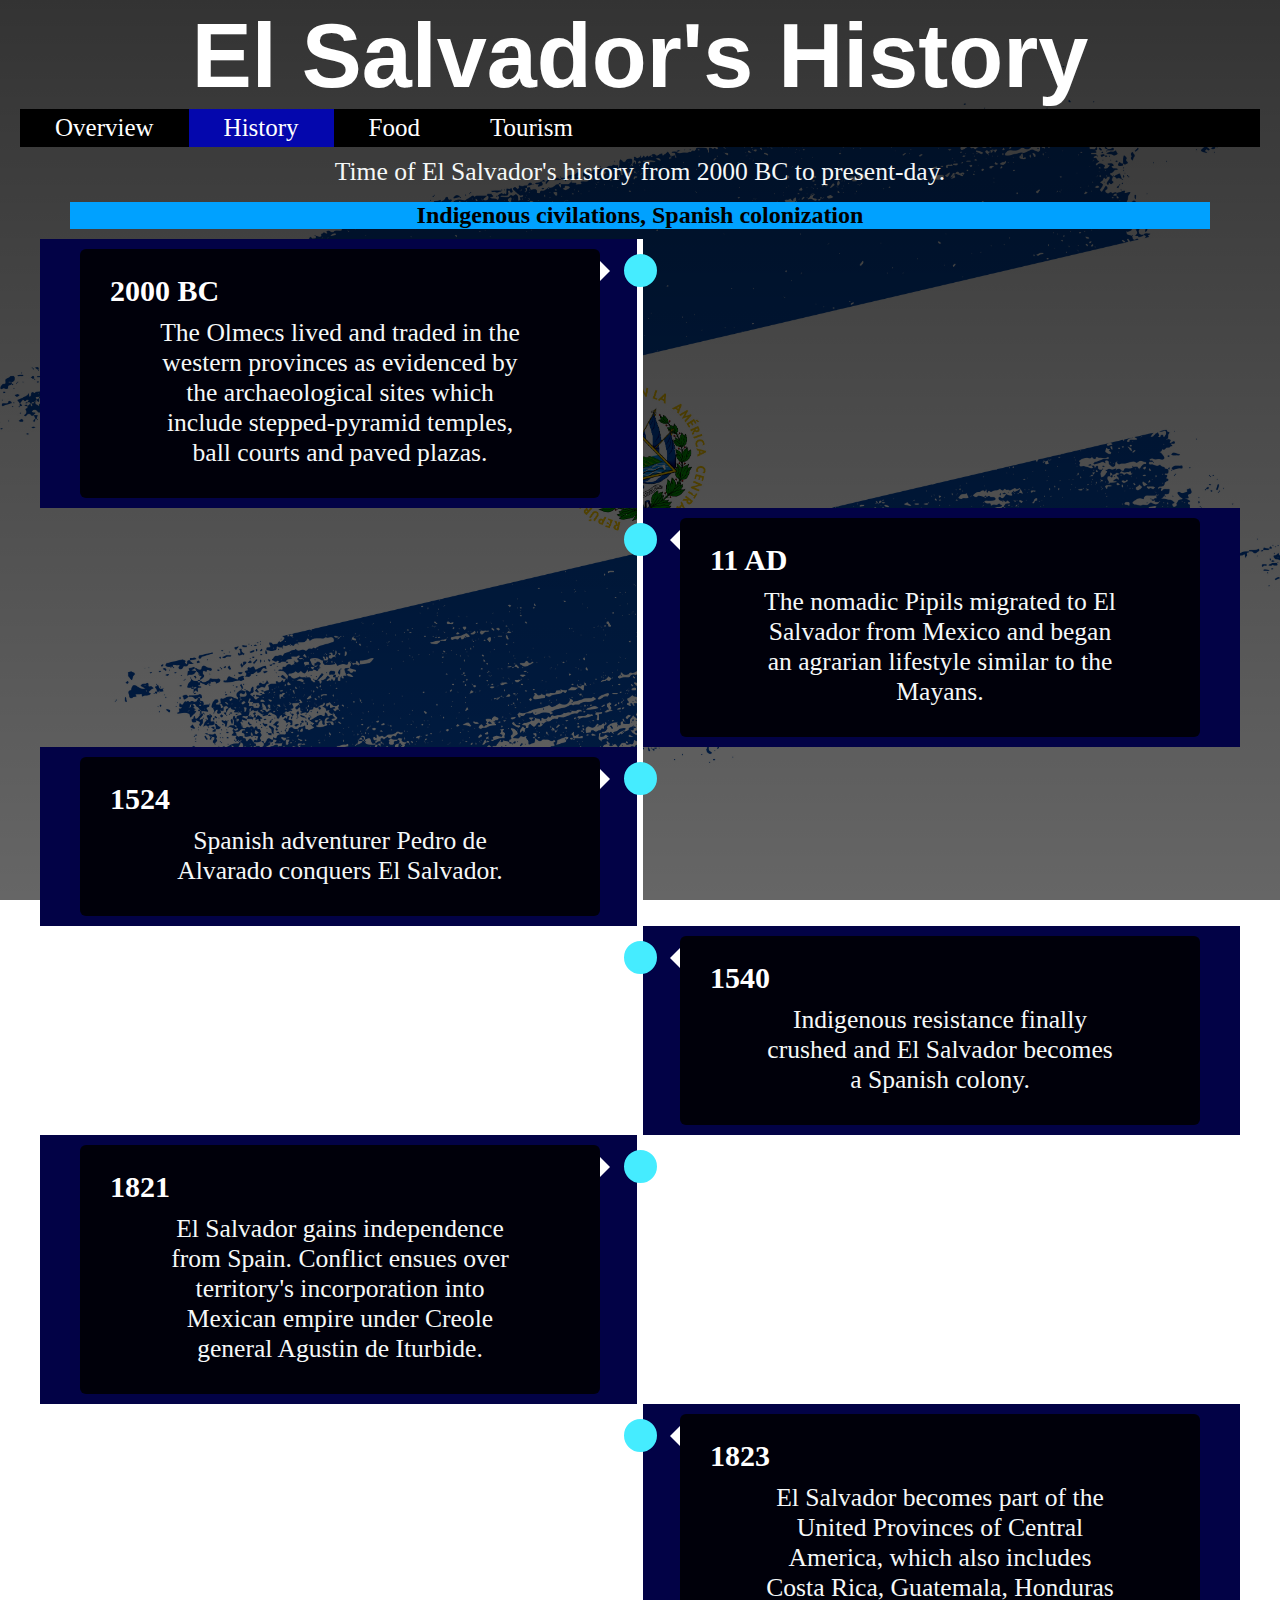
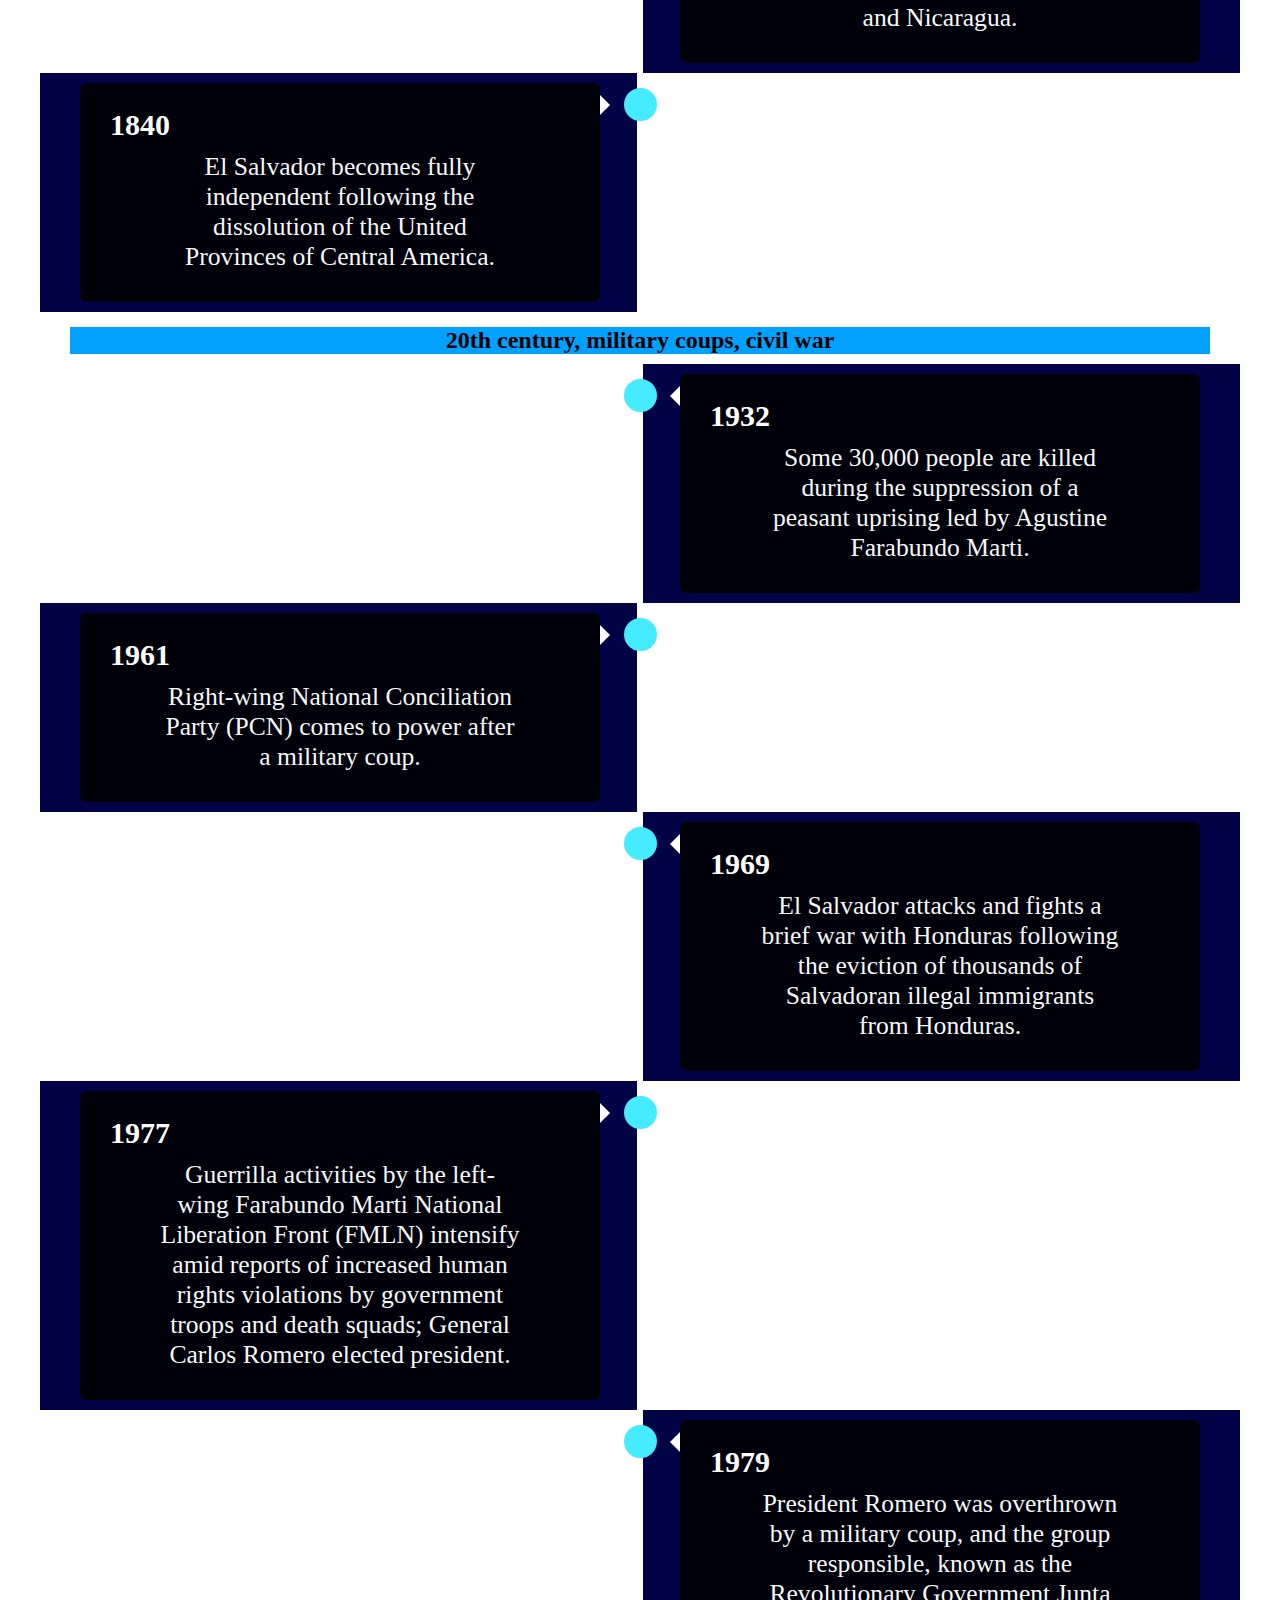
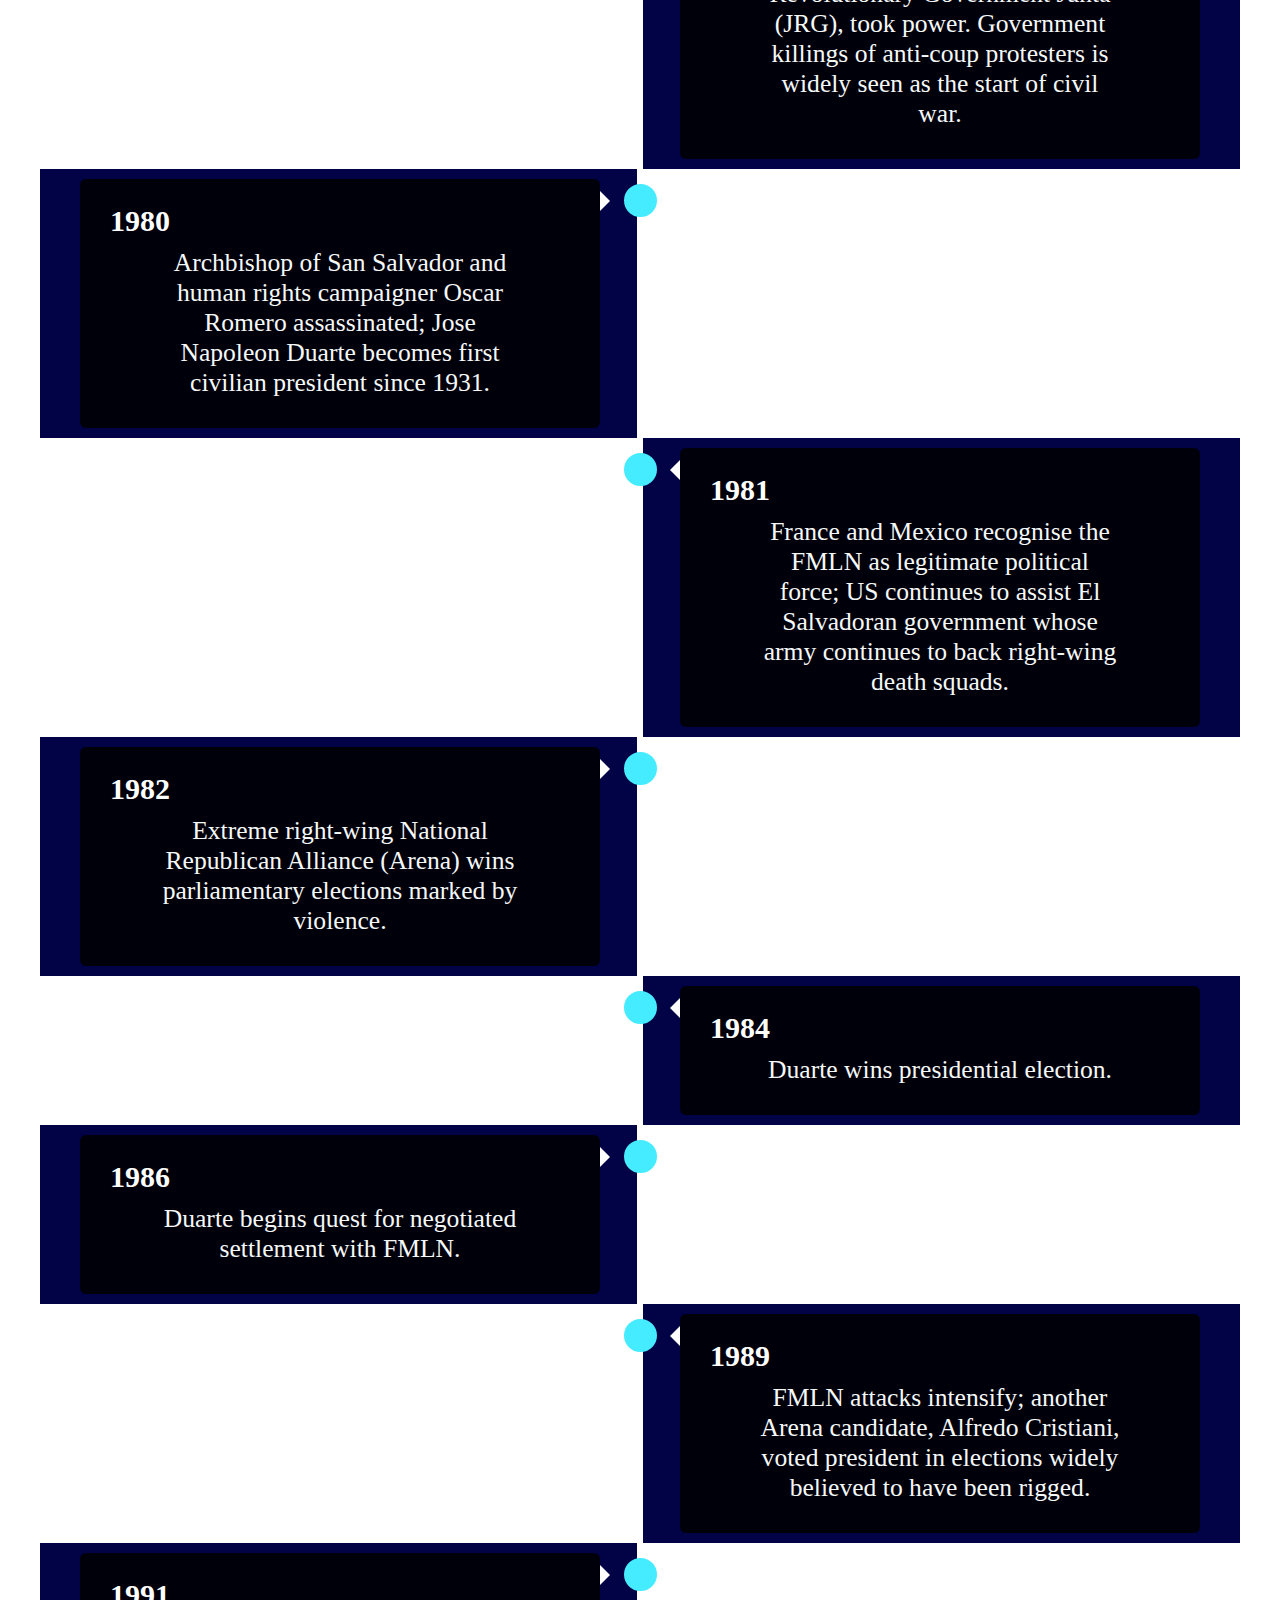
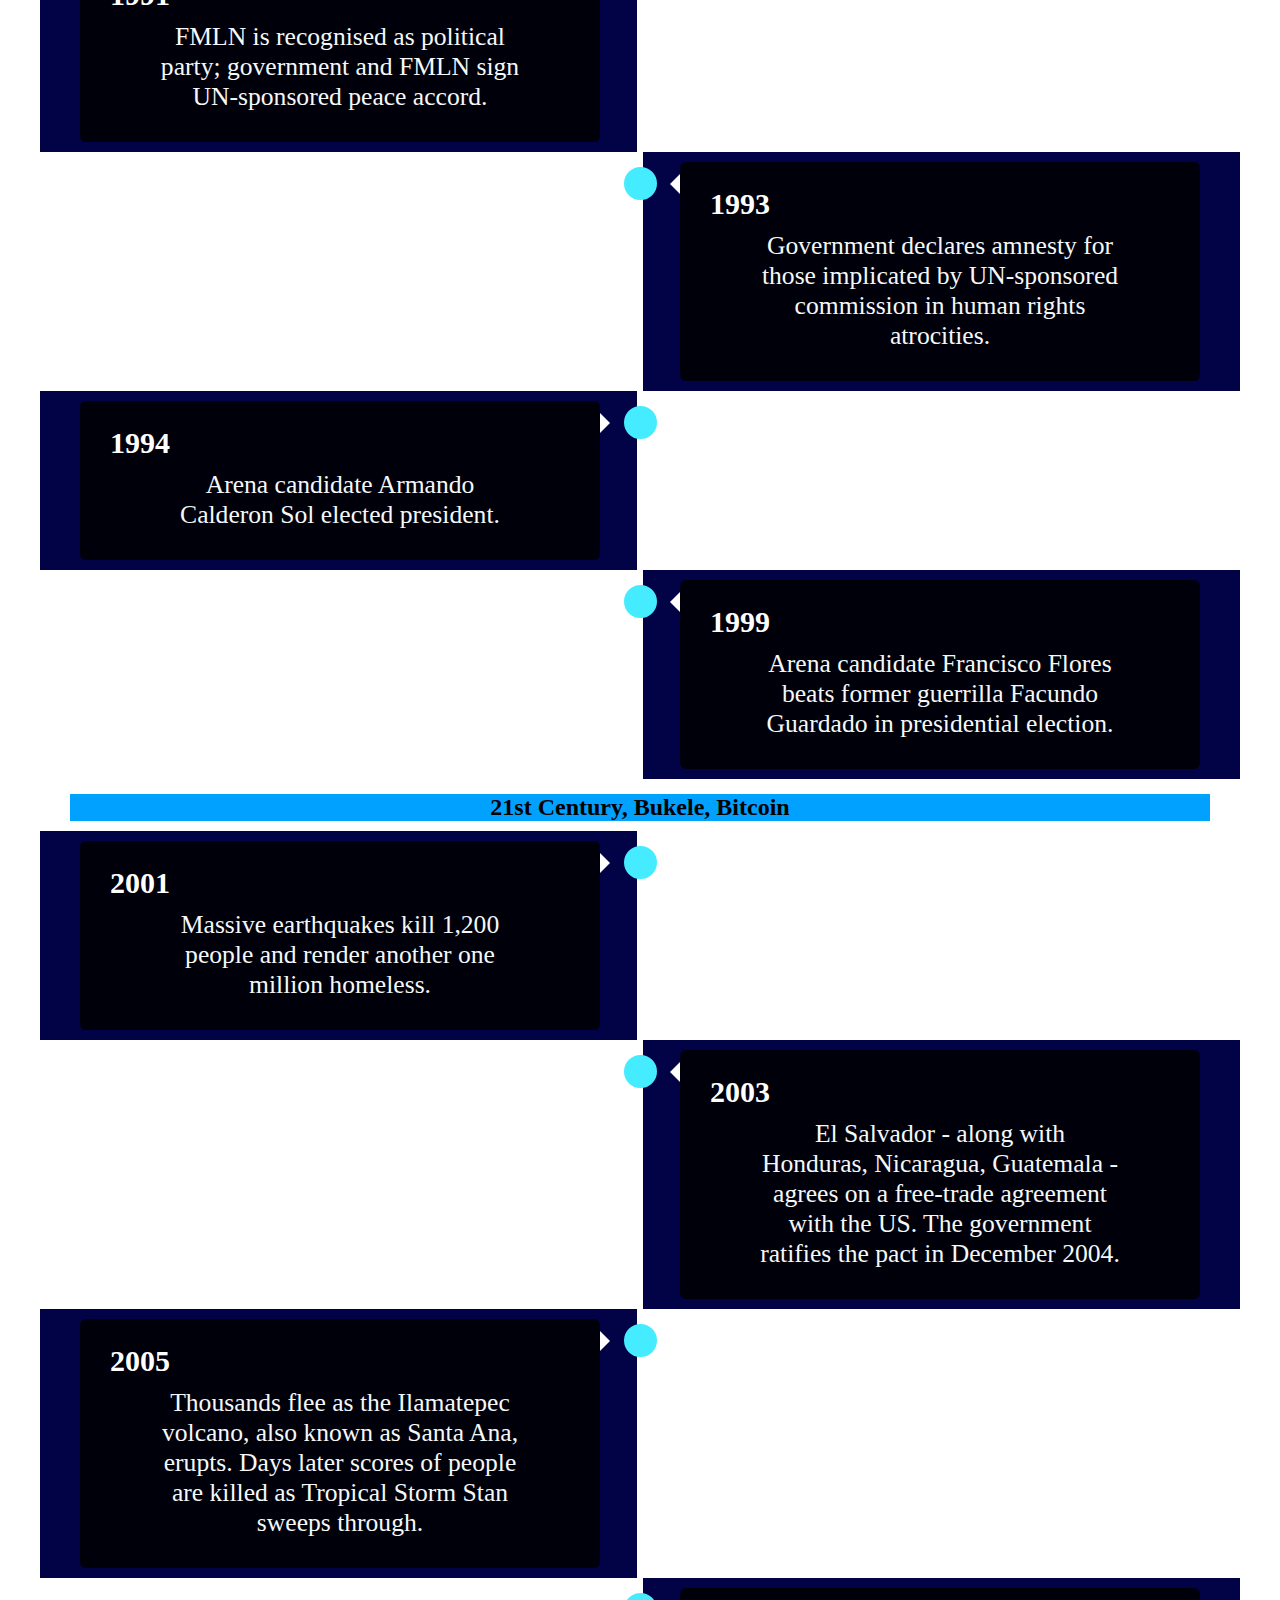
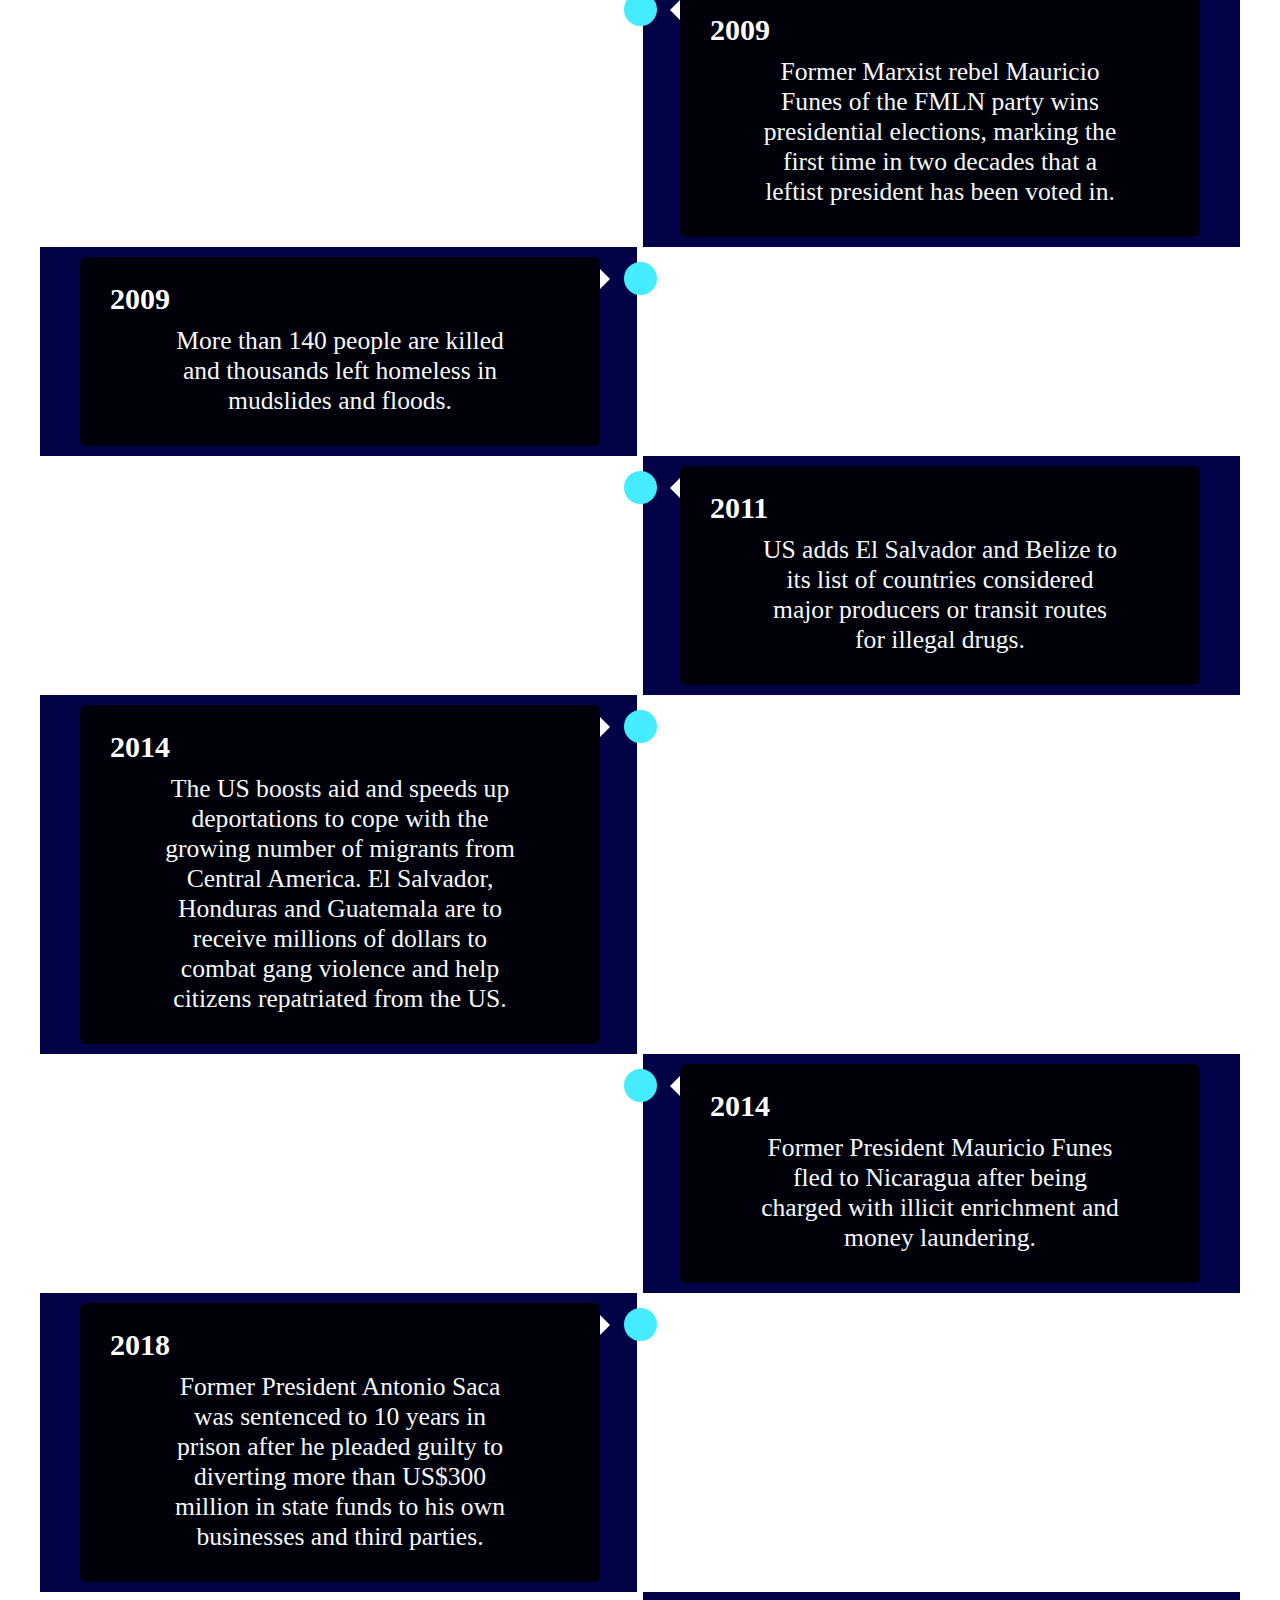
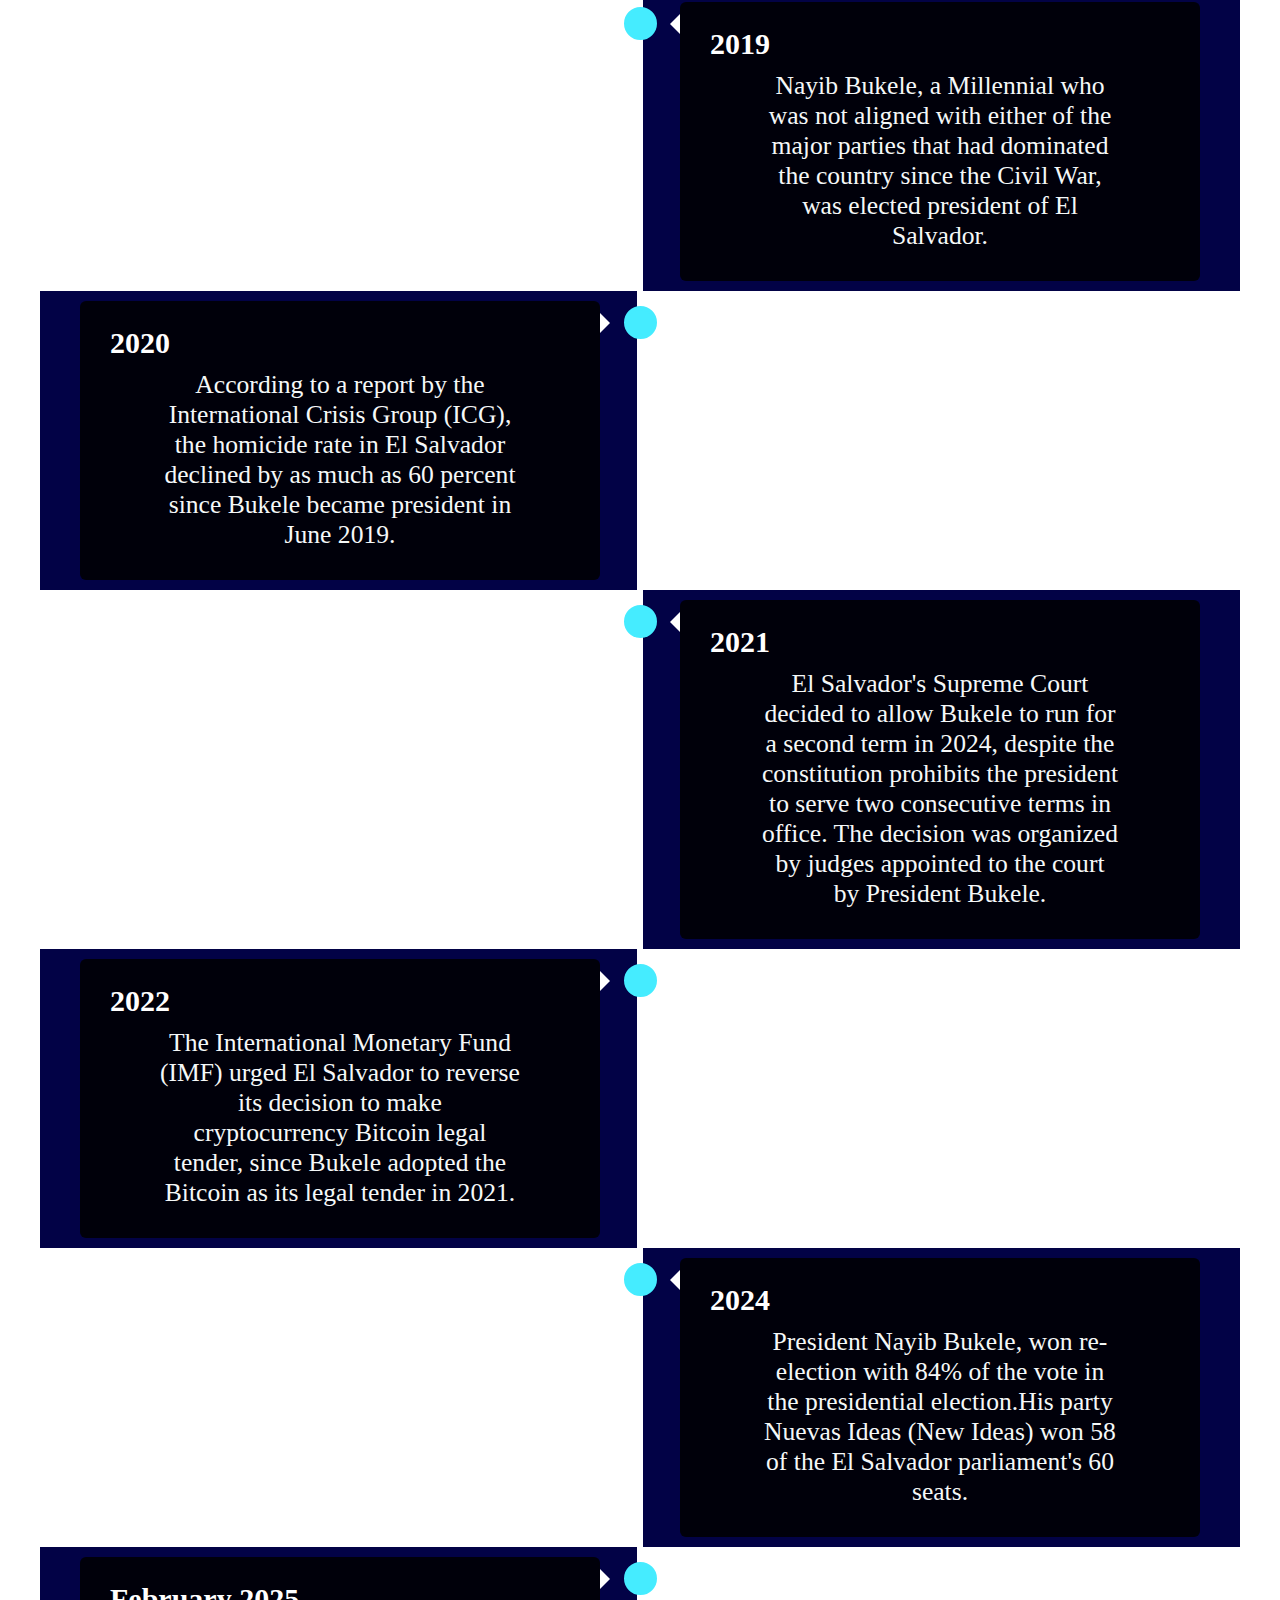
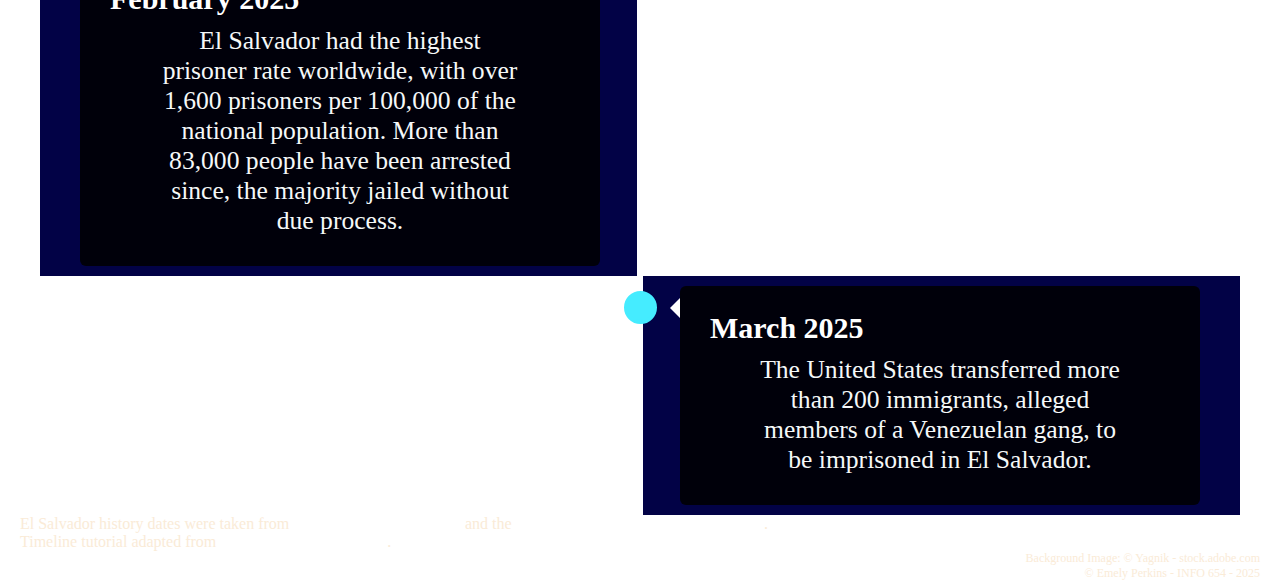
<file: ElSalvador_History.html>
<!DOCTYPE html>
<html lang="en">
	<head>
	 <meta charset="UTF-8">
	 <title>El Salvador's History</title>
	 <link rel="stylesheet" type="text/css" href="mystyles.css">
	</head>

	<body> 
		<h1> El Salvador's History</h1>
		
		<div class="topnav">
		<a href="index.html">Overview</a>
		<a class="active" href="ElSalvador_History.html">History</a>
  		<a href="ElSalvador_Food.html">Food</a>
  		<a href="ElSalvador_Tourism.html">Tourism</a>
		</div>
		
		<p>Time of El Salvador's history from 2000 BC to present-day.</p>
		
		<div>
		<p class="timelineheader"> Indigenous civilations, Spanish colonization</p>
		</div>

<div class="timeline">
  <div class="container left">
    <div class="content">
      <h2>2000 BC</h2>
      <p>The Olmecs lived and traded in the western provinces as evidenced by the archaeological sites which include stepped-pyramid temples, ball courts and paved plazas.</p>
    </div>
  </div>
  <div class="container right">
    <div class="content">
      <h2>11 AD</h2>
      <p>The nomadic Pipils migrated to El Salvador from Mexico and began an agrarian lifestyle similar to the Mayans.</p>
    </div>
  </div>
  <div class="container left">
    <div class="content">
      <h2>1524</h2>
      <p>Spanish adventurer Pedro de Alvarado conquers El Salvador.</p>
    </div>
  </div>
  <div class="container right">
    <div class="content">
      <h2>1540</h2>
      <p>Indigenous resistance finally crushed and El Salvador becomes a Spanish colony.</p>
    </div>
  </div>
  <div class="container left">
    <div class="content">
      <h2>1821</h2>
      <p>El Salvador gains independence from Spain. Conflict ensues over territory's incorporation into Mexican empire under Creole general Agustin de Iturbide.</p>
    </div>
  </div>
  <div class="container right">
    <div class="content">
      <h2>1823</h2>
      <p>El Salvador becomes part of the United Provinces of Central America, which also includes Costa Rica, Guatemala, Honduras and Nicaragua.</p>
    </div>
  </div>
   <div class="container left">
    <div class="content">
      <h2>1840</h2>
      <p>El Salvador becomes fully independent following the dissolution of the United Provinces of Central America.</p>
    </div>
  </div>
		</div>
		
		<p class="timelineheader">20th century, military coups, civil war</p>
		
	<div class="timeline">	
  <div class="container right">
    <div class="content">
      <h2>1932</h2>
     <p>Some 30,000 people are killed during the suppression of a peasant uprising led by Agustine Farabundo Marti.</p>
    </div>
  </div>
   <div class="container left">
    <div class="content">
      <h2>1961</h2>
      <p>Right-wing National Conciliation Party (PCN) comes to power after a military coup.</p>
    </div>
  </div>
  <div class="container right">
    <div class="content">
      <h2>1969</h2>
      <p>El Salvador attacks and fights a brief war with Honduras following the eviction of thousands of Salvadoran illegal immigrants from Honduras.</p>
    </div>
  </div>
   <div class="container left">
    <div class="content">
      <h2>1977</h2>
      <p>Guerrilla activities by the left-wing Farabundo Marti National Liberation Front (FMLN) intensify amid reports of increased human rights violations by government troops and death squads; General Carlos Romero elected president.</p>
    </div>
  </div>
  <div class="container right">
    <div class="content">
      <h2>1979</h2>
      <p>President Romero was overthrown by a military coup, and the group responsible, known as the Revolutionary Government Junta (JRG), took power. Government killings of anti-coup protesters is widely seen as the start of civil war. </p>
    </div>
  </div>
   <div class="container left">
    <div class="content">
      <h2>1980</h2>
      <p>Archbishop of San Salvador and human rights campaigner Oscar Romero assassinated; Jose Napoleon Duarte becomes first civilian president since 1931.</p>
    </div>
  </div>
  <div class="container right">
    <div class="content">
      <h2>1981</h2>
      <p>France and Mexico recognise the FMLN as legitimate political force; US continues to assist El Salvadoran government whose army continues to back right-wing death squads.</p>
    </div>
  </div>
   <div class="container left">
    <div class="content">
      <h2>1982</h2>
      <p>Extreme right-wing National Republican Alliance (Arena) wins parliamentary elections marked by violence.</p>
    </div>
  </div>
  <div class="container right">
    <div class="content">
      <h2>1984</h2>
      <p>Duarte wins presidential election.</p> </div>
  </div>
   <div class="container left">
    <div class="content">
      <h2>1986</h2>
      <p>Duarte begins quest for negotiated settlement with FMLN.</p>
    </div>
  </div>
  <div class="container right">
    <div class="content">
      <h2>1989</h2>
      <p>FMLN attacks intensify; another Arena candidate, Alfredo Cristiani, voted president in elections widely believed to have been rigged.</p>
    </div>
  </div>
  <div class="container left">
    <div class="content">
      <h2>1991</h2>
      <p>FMLN is recognised as political party; government and FMLN sign UN-sponsored peace accord.</p>
    </div>
  </div>
  <div class="container right">
    <div class="content">
      <h2>1993</h2>
      <p>Government declares amnesty for those implicated by UN-sponsored commission in human rights atrocities.</p>
    </div>
  </div>
  <div class="container left">
    <div class="content">
      <h2>1994</h2>
      <p>Arena candidate Armando Calderon Sol elected president.</p>
    </div>
  </div>
  <div class="container right">
    <div class="content">
      <h2>1999</h2>
      <p>Arena candidate Francisco Flores beats former guerrilla Facundo Guardado in presidential election.</p>
    </div>
  </div>
		</div>
		
	<p class="timelineheader"> 21st Century, Bukele, Bitcoin </p>	
		
		<div class="timeline">
   <div class="container left">
    <div class="content">
      <h2>2001</h2>
      <p>Massive earthquakes kill 1,200 people and render another one million homeless.</p>
    </div>
  </div>
  <div class="container right">
    <div class="content">
      <h2>2003</h2>
      <p>El Salvador - along with Honduras, Nicaragua, Guatemala - agrees on a free-trade agreement with the US. The government ratifies the pact in December 2004.</p>
    </div>
  </div>
  <div class="container left">
    <div class="content">
      <h2>2005</h2>
      <p>Thousands flee as the Ilamatepec volcano, also known as Santa Ana, erupts. Days later scores of people are killed as Tropical Storm Stan sweeps through.</p>
    </div>
  </div>
  <div class="container right">
    <div class="content">
      <h2>2009</h2>
      <p>Former Marxist rebel Mauricio Funes of the FMLN party wins presidential elections, marking the first time in two decades that a leftist president has been voted in.</p>
    </div>
  </div>
  <div class="container left">
    <div class="content">
      <h2>2009</h2>
      <p>More than 140 people are killed and thousands left homeless in mudslides and floods.</p>
    </div>
  </div>
  <div class="container right">
    <div class="content">
      <h2>2011</h2>
      <p>US adds El Salvador and Belize to its list of countries considered major producers or transit routes for illegal drugs.</p>
    </div>
  </div>
   <div class="container left">
    <div class="content">
      <h2>2014</h2>
      <p>The US boosts aid and speeds up deportations to cope with the growing number of migrants from Central America. El Salvador, Honduras and Guatemala are to receive millions of dollars to combat gang violence and help citizens repatriated from the US.</p>
    </div>
  </div>
  <div class="container right">
    <div class="content">
      <h2>2014</h2>
      <p>Former President Mauricio Funes fled to Nicaragua after being charged with illicit enrichment and money laundering.</p>
    </div>
  </div>
   <div class="container left">
    <div class="content">
      <h2>2018</h2>
      <p>Former President Antonio Saca was sentenced to 10 years in prison after he pleaded guilty to diverting more than US$300 million in state funds to his own businesses and third parties.</p>
    </div>
  </div>
  <div class="container right">
    <div class="content">
      <h2>2019</h2>
      <p>Nayib Bukele, a Millennial who was not aligned with either of the major parties that had dominated the country since the Civil War, was elected president of El Salvador.</p>
    </div>
  </div>
   <div class="container left">
    <div class="content">
      <h2>2020</h2>
      <p>According to a report by the International Crisis Group (ICG), the homicide rate in El Salvador declined by as much as 60 percent since Bukele became president in June 2019.</p>
    </div>
  </div>
  <div class="container right">
    <div class="content">
      <h2>2021</h2>
      <p>El Salvador's Supreme Court decided to allow Bukele to run for a second term in 2024, despite the constitution prohibits the president to serve two consecutive terms in office. The decision was organized by judges appointed to the court by President Bukele.</p>
    </div>
  </div>
  
  <div class="container left">
    <div class="content">
      <h2>2022</h2>
      <p> The International Monetary Fund (IMF) urged El Salvador to reverse its decision to make cryptocurrency Bitcoin legal tender, since Bukele adopted the Bitcoin as its legal tender in 2021. 
      </p>
    </div>
  </div>
  <div class="container right">
    <div class="content">
      <h2>2024</h2>
      <p>President Nayib Bukele, won re-election with 84% of the vote in the presidential election.His party Nuevas Ideas (New Ideas) won 58 of the El Salvador parliament's 60 seats.</p>
    </div>
  </div>
  <div class="container left">
    <div class="content">
      <h2>February 2025</h2>
      <p>El Salvador had the highest prisoner rate worldwide, with over 1,600 prisoners per 100,000 of the national population. More than 83,000 people have been arrested since, the majority jailed without due process.
  </p>
    </div>
  </div>
  <div class="container right">
    <div class="content">
      <h2>March 2025</h2>
      <p>The United States transferred more than 200 immigrants, alleged members of a Venezuelan gang, to be imprisoned in El Salvador.</p>
    </div>
  </div>
</div>

<div id="footer">
El Salvador history dates were taken from <a href="https://www.bbc.com/news/world-latin-america-19402222" target="_blank">BBC's El Salvador Profile</a> 
  and the <a href="https://en.wikipedia.org/wiki/History_of_El_Salvador#" target="_blank">History of El Salvador Wikipedia page</a>.
	
<div>Timeline tutorial adapted from <a href="https://www.w3schools.com/howto/howto_css_timeline.asp" target="_blank">W3Schools CSS Timeline</a>.</div>
		<div class="citation"> Background Image: © Yagnik - stock.adobe.com </div>
		<div class="citation"> © Emely Perkins - INFO 654 - 2025 </div> </div>
	</body>
	
</html>
</file>
<file: mystyles.css>
body {
		 margin: 1px 20px; 	 
		 background: linear-gradient(rgba(0, 0, 0, 0.8), rgba(0, 0, 0, 0.6)), 
     	url('ElSalvadorFlag.jpeg');
		 background-repeat: no-repeat;
		 background-position: center center; 
		 background-size: cover;
		 background-attachment: fixed;
		}

p {
	margin: 10px 50px; 
		text-align: center;	
		font-family: 'Merriweather', 'Times New Roman', Times, serif;
		font-size:2vw;
		font-weight: normal;
		color:#f5f8f8;
	 }

h1{
	font-family: Impact, Haettenschweiler, 'Arial Narrow Bold', sans-serif;
	font-size: 90px;
	color: white;
	text-align: center;
	margin-top: 5px;
	margin-bottom: 0.5px;
	}

h2{
	font-family: 'Merriweather', 'Times New Roman', Times, serif;
	font-size: 30px;
	color: white;
	text-align: left;
	margin-top: 5px;
	margin-bottom: 5px;
	font-weight: bold;
 }

h3{
	font-family: 'Merriweather', 'Times New Roman', Times, serif;
	font-size: 27px;
	color: white;
	text-align: left;
	font-weight: bold;
	margin: 5px 5px 2px 40px;
	padding-top: 10px;
 }

h4{
	font-family: 'Merriweather', 'Times New Roman', Times, serif;
	font-size: 23px;
	color: white;
	text-align: left;
	font-weight: bold;
	margin: 10px 5px 5px 50px;
	padding-left: 15px;
	padding-top: 3px;
}

.timelineheader{
	background-color: rgb(0, 161, 255);
	color: black;
	font-weight: bolder;
	font-size: x-large;
	margin-top: 15px;
}

ul,ol,il {
	padding: 3px 150px 3px 100px;
	font-family: 'Merriweather', 'Times New Roman', Times, serif;
	font-size: 22px;
	color: white;
	text-align: left;
	margin-bottom: 10px;
	margin-top: 10px;
		}

.topnav {
  overflow: hidden;
  background-color: black;
}

.topnav a {
  float: left;
  color: #ffffff;
  text-align: center;
  padding: 5px 35px;
  text-decoration: none;
  font-size: 25px;
}


.topnav a:hover {
  background-color: #ddd;
  color: black;
}

.topnav a.active {
  background-color: #0407ad;
  color: white;
}

a:visited{
	color: aquamarine;
}

a:link{
	color: #ffffff;
}

table, td {
  border: 2px solid;
  padding: 25px;
  margin-top: 25px;	
  table-layout:fixed; 
  background-color: #e2e2e2;
  color: black;
  border-collapse: collapse;
  width: 28%;
  font-size: 25px;
  text-align: center;
  font-family: 'Merriweather', 'Times New Roman', Times, serif;
  flex-wrap: wrap;
  word-wrap: break-word; 
}

table td:first-child {
  font-weight: bold;
	font-size: 25px;
}

table th {
	font-size:25px;
}

.flex-container {
  display: flex;
  justify-content: space-between;
  box-sizing: border-box;
  font-size: 2vw;
	}

.flex-container > div {
  background-color: #e3e3e3;
  line-height: 35px;
}

.text-block {
      position: absolute;
	  top: 675px;
      right: 30px;
      background-color: transparent;
      color: white;
      font-size: 14px;
    }

* {
  box-sizing: border-box;
}

.timeline {
  position: relative;
  max-width: 1200px;
  margin: 0 auto;
}

.timeline::after {
  content: '';
  position: absolute;
  width: 6px;
  background-color: #ffffff;
  top: 0;
  bottom: 0;
  left: 50%;
  margin-left: -3px;
}

.container {
  padding: 10px 40px;
  position: relative;
  background-color:rgb(2, 2, 70);
  width: 50%;
}

.container::after {
  content: '';
  position: absolute;
  width: 25px;
  height: 25px;
  right: -17px;
  background-color: #45ecff;
  border: 4px solid #45ecff;
  top: 15px;
  border-radius: 50%;
  z-index: 1;
}

.left {
  left: 0;
}

.right {
  left: 50%;
}

.left::before {
  content: " ";
  height: 0;
  position: absolute;
  top: 22px;
  width: 0;
  z-index: 1;
  right: 30px;
  border: medium solid white;
  border-width: 10px 0 10px 10px;
  border-color: transparent transparent transparent white;
}

.right::before {
  content: " ";
  height: 0;
  position: absolute;
  top: 22px;
  width: 0;
  z-index: 1;
  left: 30px;
  border: medium solid white;
  border-width: 10px 10px 10px 0;
  border-color: transparent white transparent transparent;
}

.right::after {
  left: -16px;
}

.content {
  padding: 20px 30px;
  background-color: rgba(0, 0, 0, 0.86);
  position: relative;
  border-radius: 6px;

}

@media screen and (max-width: 600px) {
  .timeline::after {
  left: 31px;
  }
  
  .container {
  width: 100%;
  padding-left: 70px;
  padding-right: 25px;
  }
  
  .container::before {
  left: 60px;
  border: medium solid white;
  border-width: 10px 10px 10px 0;
  border-color: transparent white transparent transparent;
  }

  .left::after, .right::after {
  left: 15px;
  }
  
  .right {
  left: 0%;
  }
}

img {
  display: block;
  margin-left: auto;
  margin-right: auto;
  width:50%;
}

#map{
	border:solid;
	border-color: black; 
	border-width: thick;
	width: fit-content;
	margin: 50px 300px; 	
}

#itinerary {
	background-color: #0066ff; 
	text-align: center; 
	font-size: x-large;
}

#footer{
	text-align: left;
	font-size: medium;
	color:antiquewhite;  
}

figcaption{
		background-color: transparent;
		text-align:center;
		font-size: 12px;
		color: antiquewhite;
		font-weight: normal;
}

.citation {
	text-align:end;
	bottom: 1px;
	right: 5px;
	font-size: 12px;
	color: antiquewhite;
	font-weight: normal;
	}
</file>
